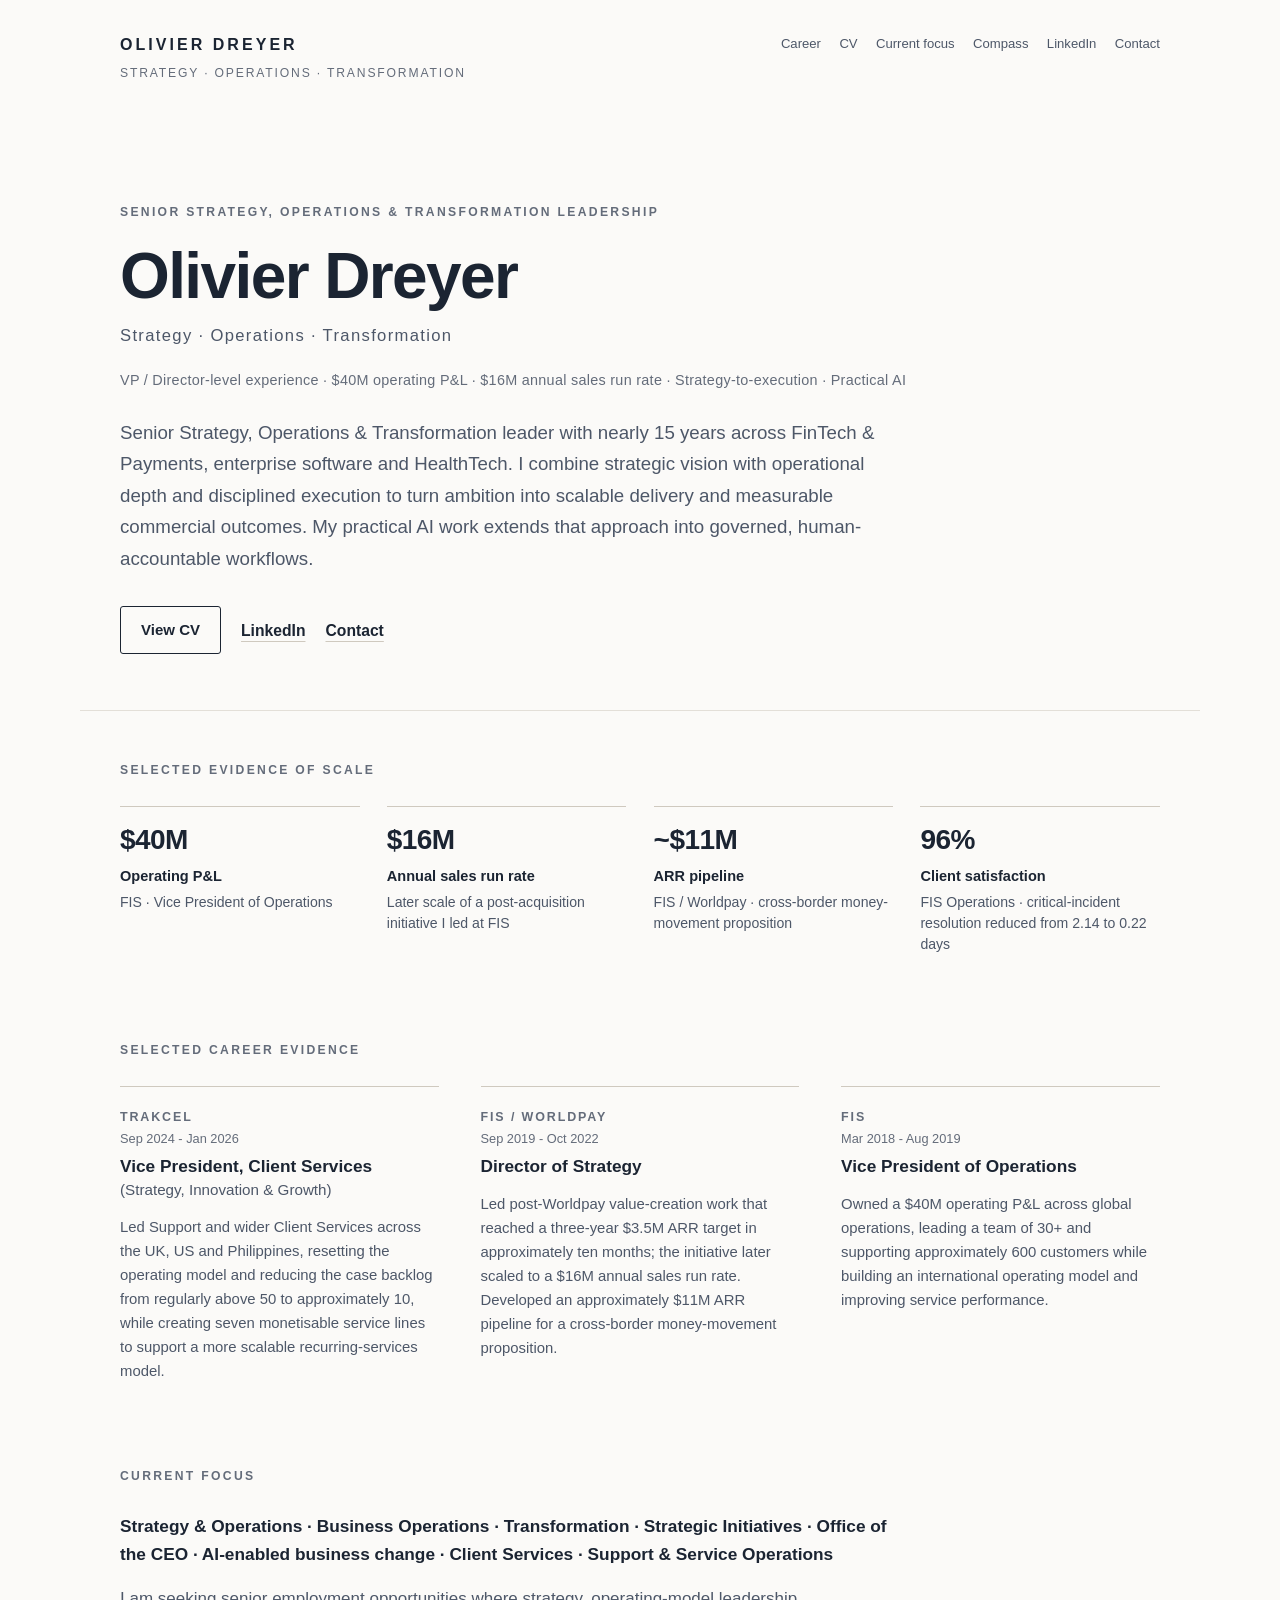
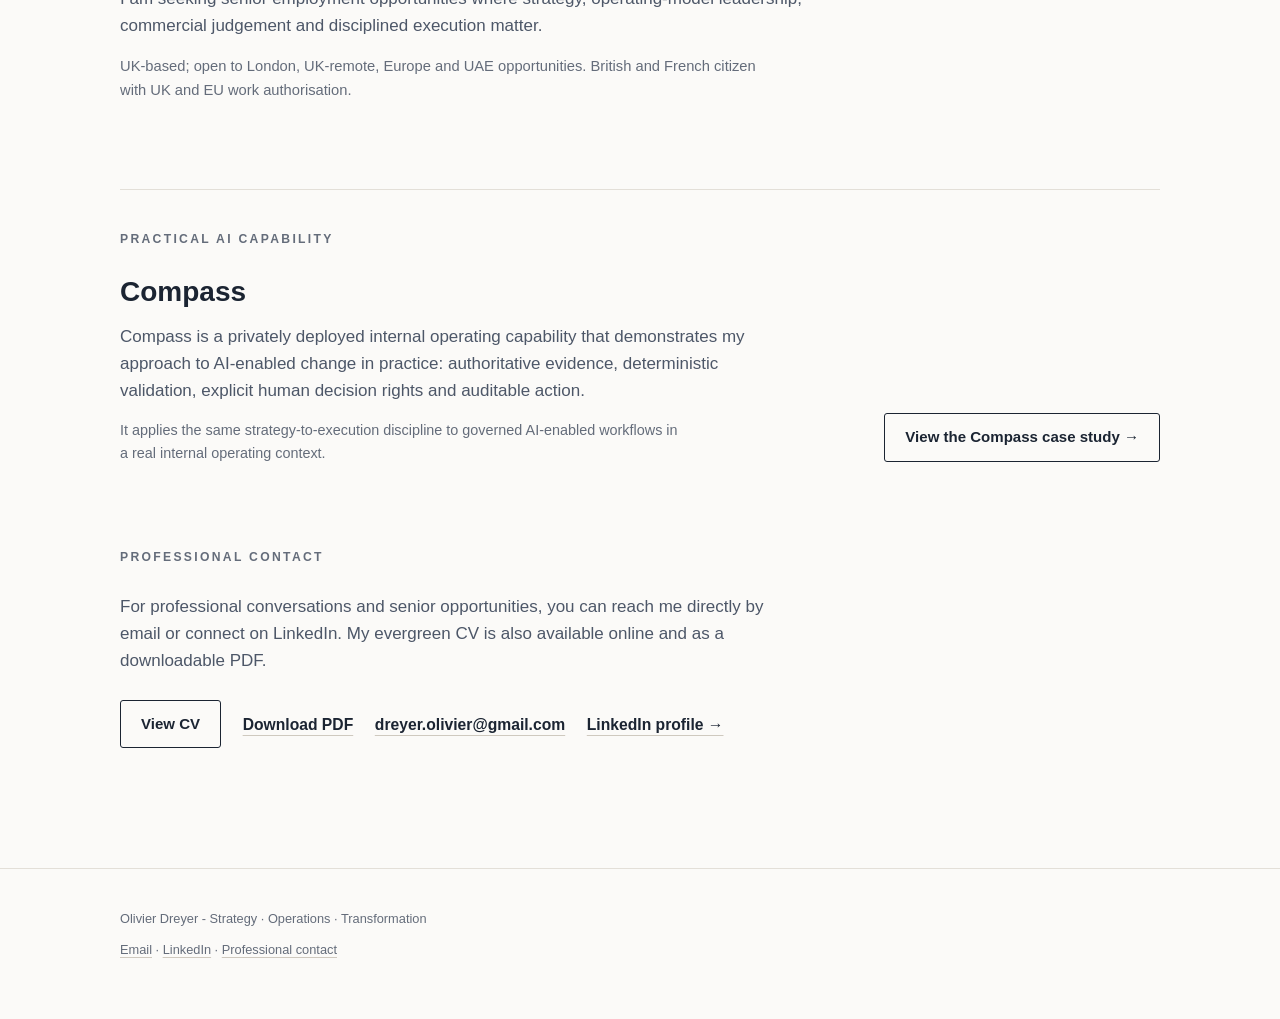
<file: index.html>
<!DOCTYPE html>
<html lang="en">
<head>
<meta charset="utf-8">
<meta name="viewport" content="width=device-width, initial-scale=1">
<meta name="robots" content="index, follow">
<title>Olivier Dreyer | Strategy, Operations &amp; Transformation</title>
<meta name="description" content="Senior Strategy, Operations and Transformation leader across FinTech &amp; Payments, enterprise software and HealthTech, with $40M P&amp;L experience and practical AI-enabled transformation.">
<link rel="canonical" href="https://olivierdreyer.com/">
<meta property="og:type" content="website">
<meta property="og:title" content="Olivier Dreyer | Strategy, Operations &amp; Transformation">
<meta property="og:description" content="Senior Strategy, Operations and Transformation leader across FinTech &amp; Payments, enterprise software and HealthTech, with $40M P&amp;L experience and practical AI-enabled transformation.">
<meta property="og:url" content="https://olivierdreyer.com/">
<link rel="stylesheet" href="assets/css/site.css">
</head>
<body>

<a class="skip-link" href="#main">Skip to main content</a>

<header class="site-header">
  <div class="shell site-header-inner">
    <a class="brand" href="/" aria-label="Olivier Dreyer home">
      <span class="brand-name">Olivier Dreyer</span>
      <span class="brand-role">Strategy &middot; Operations &middot; Transformation</span>
    </a>
    <nav class="site-nav" aria-label="Primary navigation">
      <a href="#career">Career</a>
      <a href="/cv/">CV</a>
      <a href="#focus">Current focus</a>
      <a href="/compass/">Compass</a>
      <a href="https://www.linkedin.com/in/olivier-dreyer/">LinkedIn</a>
      <a href="#contact">Contact</a>
    </nav>
  </div>
</header>

<main id="main">
  <section class="home-hero shell" aria-labelledby="home-heading">
    <p class="eyebrow">Senior Strategy, Operations &amp; Transformation leadership</p>
    <h1 id="home-heading" class="home-heading">Olivier Dreyer</h1>
    <p class="home-role">Strategy &middot; Operations &middot; Transformation</p>
    <p class="home-level">VP / Director-level experience &middot; $40M operating P&amp;L &middot; $16M annual sales run rate &middot; Strategy-to-execution &middot; Practical AI</p>
    <p class="home-lead">
      Senior Strategy, Operations &amp; Transformation leader with nearly 15 years across FinTech &amp; Payments, enterprise software and HealthTech. I combine strategic vision with operational depth and disciplined execution to turn ambition into scalable delivery and measurable commercial outcomes. My practical AI work extends that approach into governed, human-accountable workflows.
    </p>
    <div class="home-actions" aria-label="Professional links">
      <a class="button-link" href="/cv/">View CV</a>
      <a class="text-link" href="https://www.linkedin.com/in/olivier-dreyer/">LinkedIn</a>
      <a class="text-link" href="#contact">Contact</a>
    </div>
  </section>

  <section class="evidence shell" aria-labelledby="evidence-heading">
    <h2 id="evidence-heading" class="section-heading">Selected evidence of scale</h2>
    <dl class="evidence-strip">
      <div class="evidence-item">
        <dt>$40M</dt>
        <dd><strong>Operating P&amp;L</strong><span>FIS &middot; Vice President of Operations</span></dd>
      </div>
      <div class="evidence-item">
        <dt>$16M</dt>
        <dd><strong>Annual sales run rate</strong><span>Later scale of a post-acquisition initiative I led at FIS</span></dd>
      </div>
      <div class="evidence-item">
        <dt>~$11M</dt>
        <dd><strong>ARR pipeline</strong><span>FIS / Worldpay &middot; cross-border money-movement proposition</span></dd>
      </div>
      <div class="evidence-item">
        <dt>96%</dt>
        <dd><strong>Client satisfaction</strong><span>FIS Operations · critical-incident resolution reduced from 2.14 to 0.22 days</span></dd>
      </div>
    </dl>
  </section>

  <section id="career" class="career shell" aria-labelledby="career-heading">
    <h2 id="career-heading" class="section-heading">Selected career evidence</h2>
    <div class="career-grid">
      <article class="career-block">
        <p class="career-company">TrakCel</p>
        <p class="career-dates">Sep 2024 - Jan 2026</p>
        <h3>Vice President, Client Services <span>(Strategy, Innovation &amp; Growth)</span></h3>
        <p>Led Support and wider Client Services across the UK, US and Philippines, resetting the operating model and reducing the case backlog from regularly above 50 to approximately 10, while creating seven monetisable service lines to support a more scalable recurring-services model.</p>
      </article>
      <article class="career-block">
        <p class="career-company">FIS / Worldpay</p>
        <p class="career-dates">Sep 2019 - Oct 2022</p>
        <h3>Director of Strategy</h3>
        <p>Led post-Worldpay value-creation work that reached a three-year $3.5M ARR target in approximately ten months; the initiative later scaled to a $16M annual sales run rate. Developed an approximately $11M ARR pipeline for a cross-border money-movement proposition.</p>
      </article>
      <article class="career-block">
        <p class="career-company">FIS</p>
        <p class="career-dates">Mar 2018 - Aug 2019</p>
        <h3>Vice President of Operations</h3>
        <p>Owned a $40M operating P&amp;L across global operations, leading a team of 30+ and supporting approximately 600 customers while building an international operating model and improving service performance.</p>
      </article>
    </div>
  </section>

  <section id="focus" class="focus shell" aria-labelledby="focus-heading">
    <h2 id="focus-heading" class="section-heading">Current focus</h2>
    <p class="focus-line">Strategy &amp; Operations &middot; Business Operations &middot; Transformation &middot; Strategic Initiatives &middot; Office of the CEO &middot; AI-enabled business change &middot; Client Services &middot; Support &amp; Service Operations</p>
    <p class="focus-copy">I am seeking senior employment opportunities where strategy, operating-model leadership, commercial judgement and disciplined execution matter.</p>
    <p class="location-line">UK-based; open to London, UK-remote, Europe and UAE opportunities. British and French citizen with UK and EU work authorisation.</p>
  </section>

  <section class="compass-card shell" aria-labelledby="compass-card-heading">
    <div class="compass-card-inner">
      <div>
        <p class="eyebrow">Practical AI capability</p>
        <h2 id="compass-card-heading">Compass</h2>
        <p>Compass is a privately deployed internal operating capability that demonstrates my approach to AI-enabled change in practice: authoritative evidence, deterministic validation, explicit human decision rights and auditable action.</p>
        <p class="compass-card-note">It applies the same strategy-to-execution discipline to governed AI-enabled workflows in a real internal operating context.</p>
      </div>
      <p class="compass-card-action"><a class="button-link" href="/compass/">View the Compass case study &rarr;</a></p>
    </div>
  </section>

  <section id="contact" class="contact shell" aria-labelledby="contact-heading">
    <h2 id="contact-heading" class="section-heading">Professional contact</h2>
    <p>For professional conversations and senior opportunities, you can reach me directly by email or connect on LinkedIn. My evergreen CV is also available online and as a downloadable PDF.</p>
    <div class="closing-links">
      <a class="button-link" href="/cv/">View CV</a>
      <a class="text-link" href="/assets/Olivier-Dreyer-CV.pdf" download>Download PDF</a>
      <a class="text-link" href="mailto:dreyer.olivier@gmail.com?subject=Professional%20enquiry%20via%20olivierdreyer.com">dreyer.olivier@gmail.com</a>
      <a class="text-link" href="https://www.linkedin.com/in/olivier-dreyer/">LinkedIn profile &rarr;</a>
    </div>
  </section>
</main>

<footer class="site-footer">
  <div class="shell site-footer-inner">
    <p>Olivier Dreyer - Strategy &middot; Operations &middot; Transformation</p>
    <p><a href="mailto:dreyer.olivier@gmail.com?subject=Professional%20enquiry%20via%20olivierdreyer.com">Email</a> &middot; <a href="https://www.linkedin.com/in/olivier-dreyer/">LinkedIn</a> &middot; <a href="#contact">Professional contact</a></p>
  </div>
</footer>

</body>
</html>
</file>
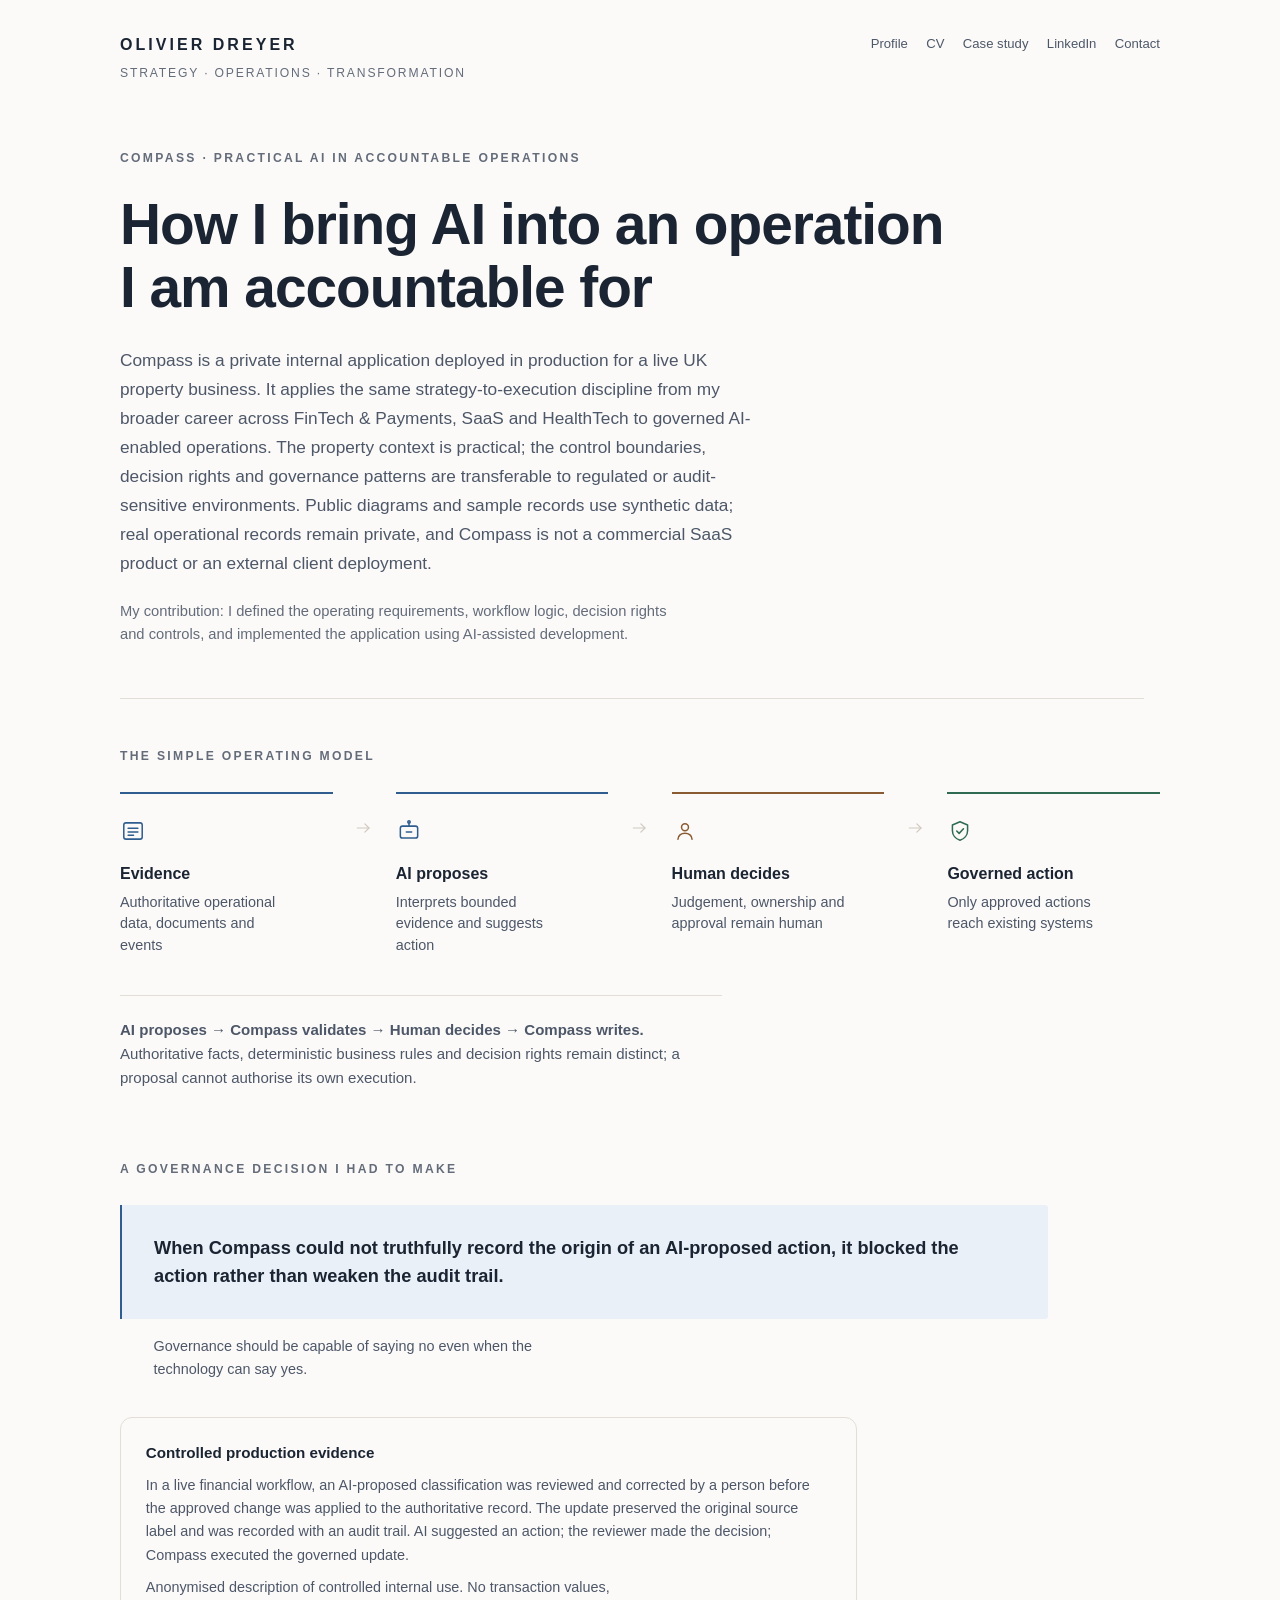
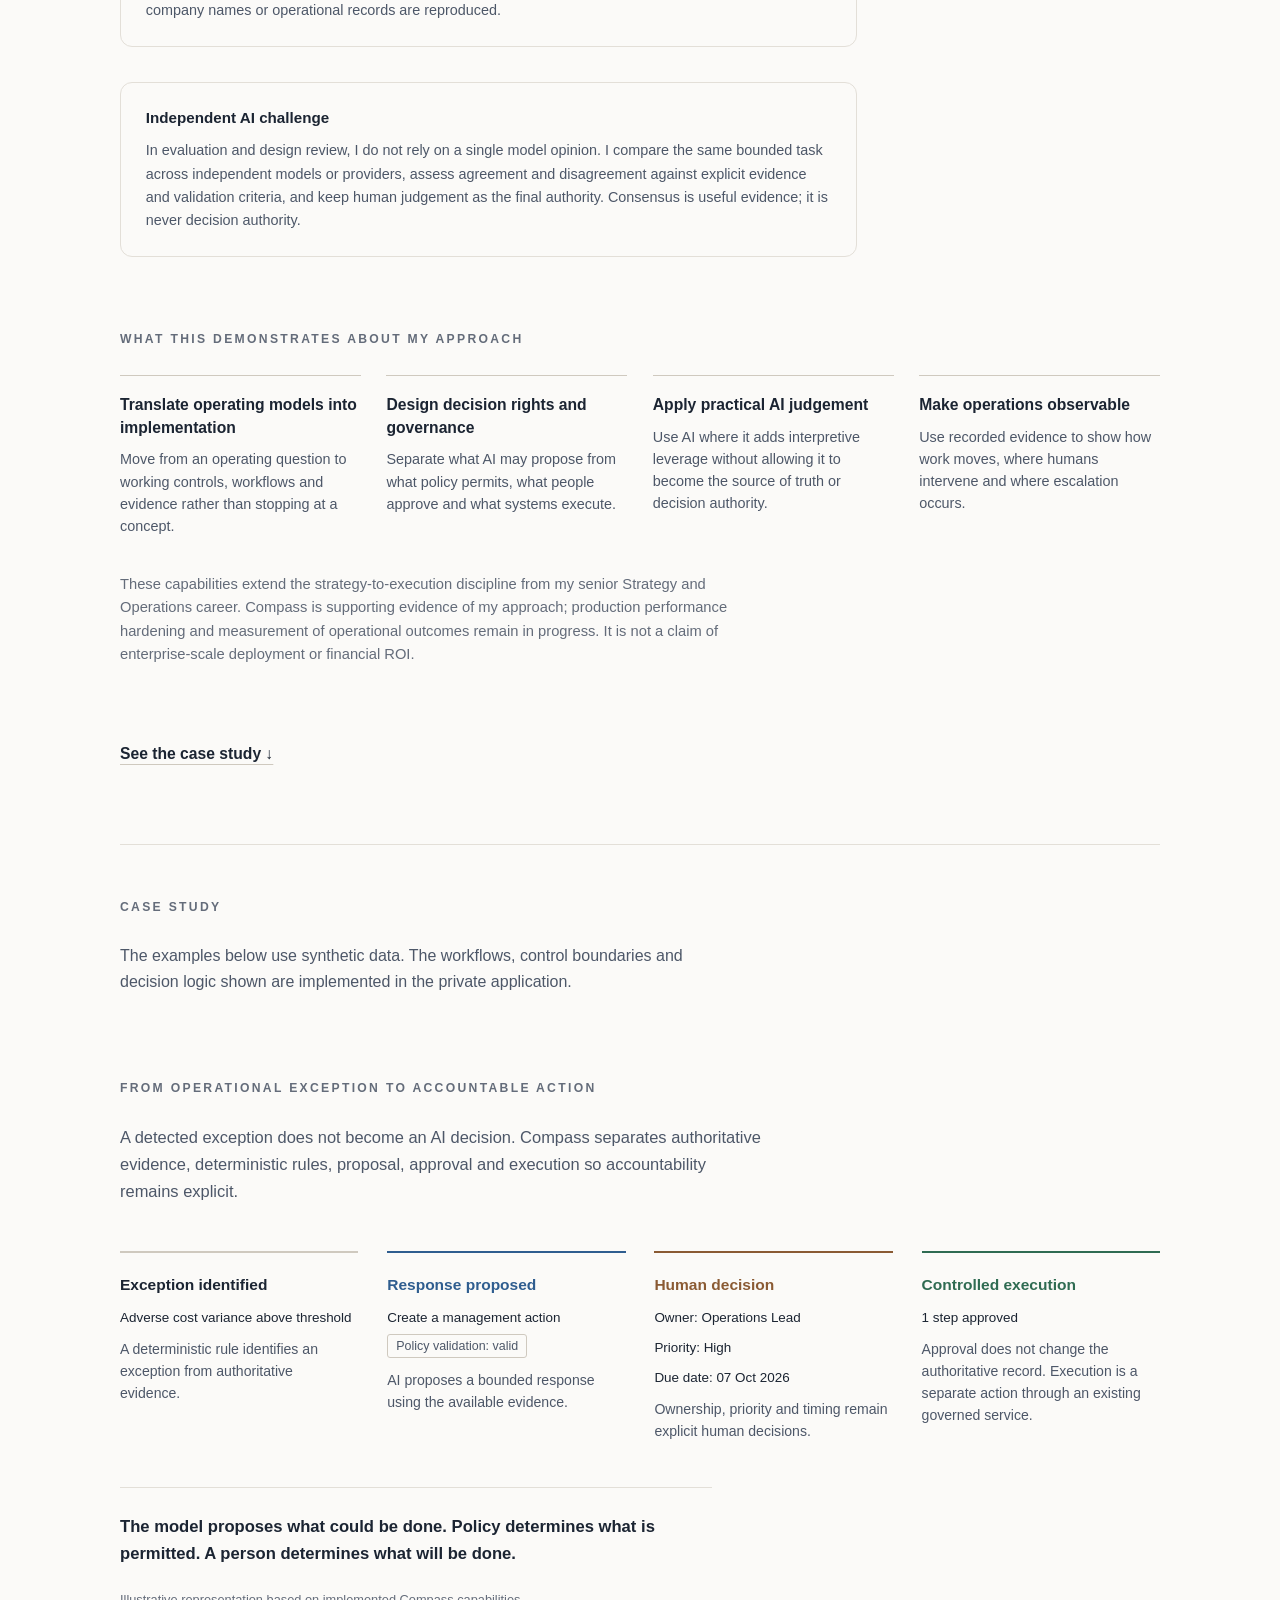
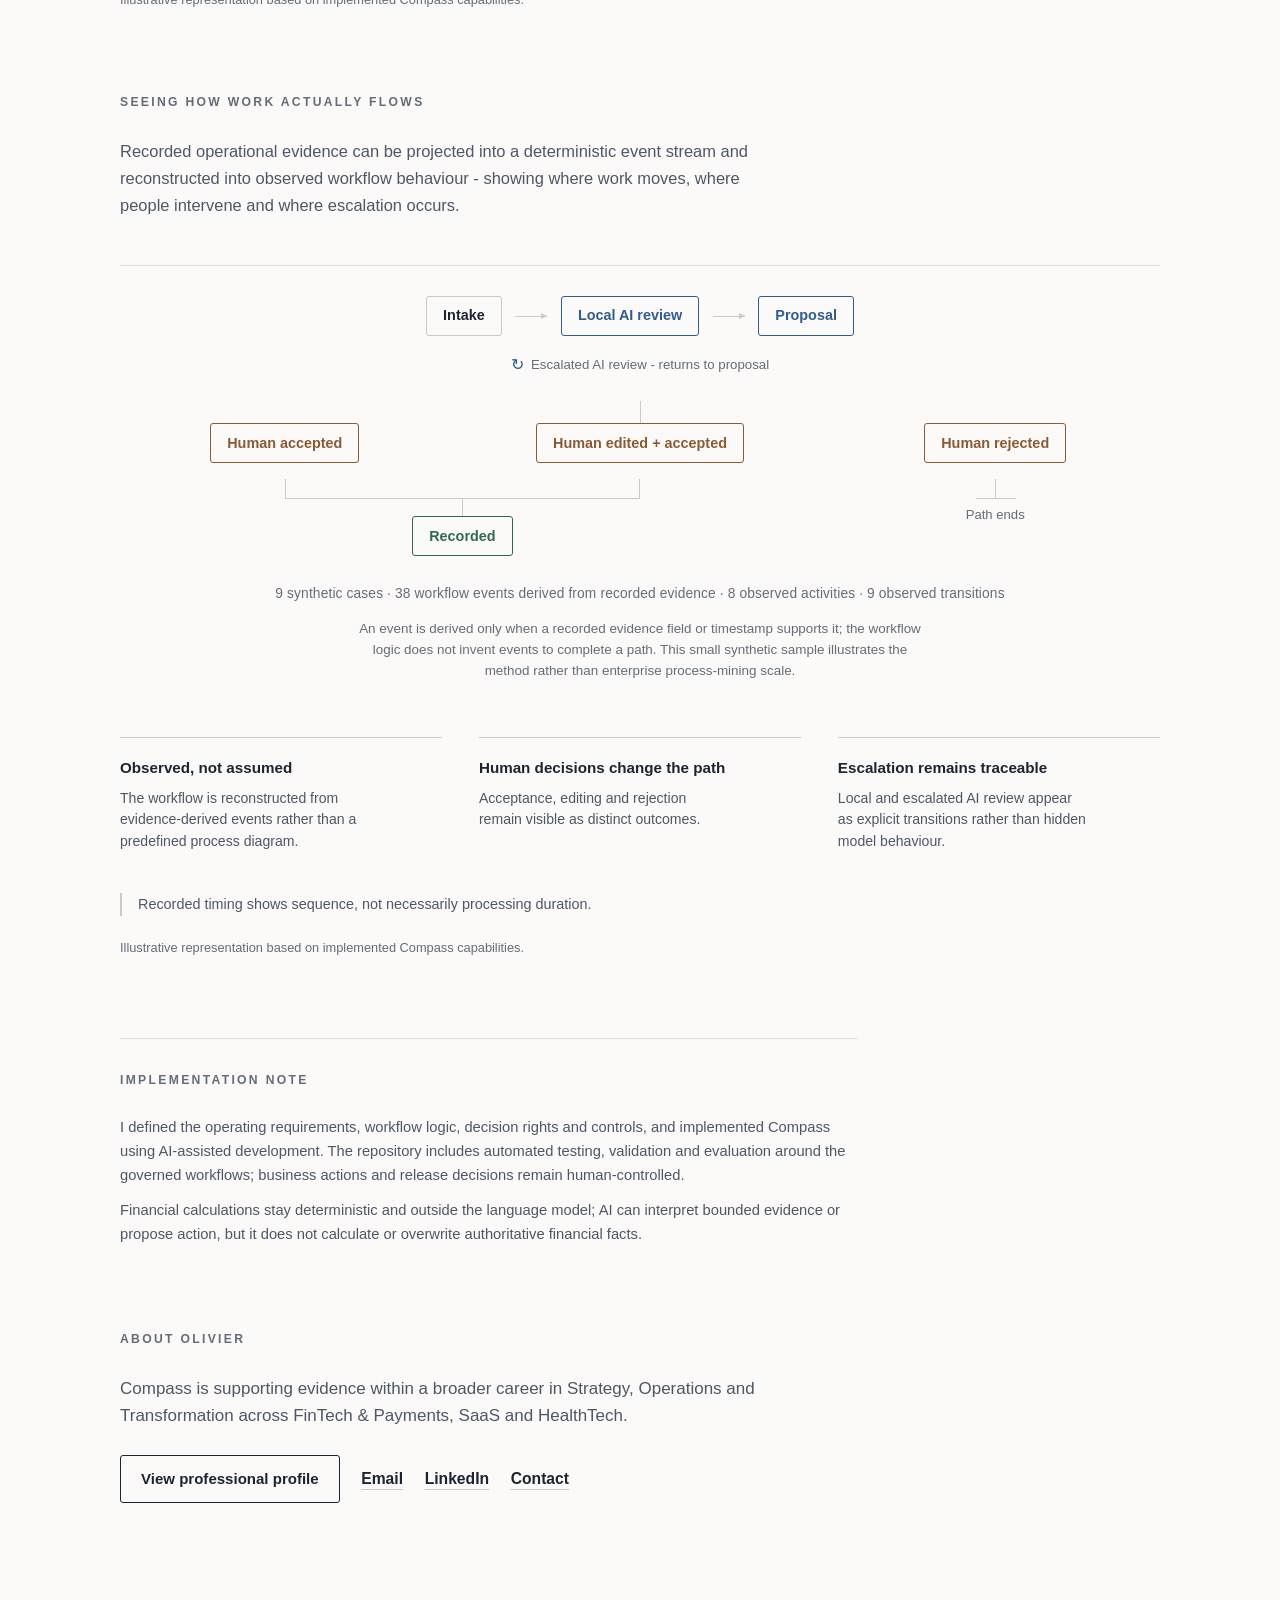
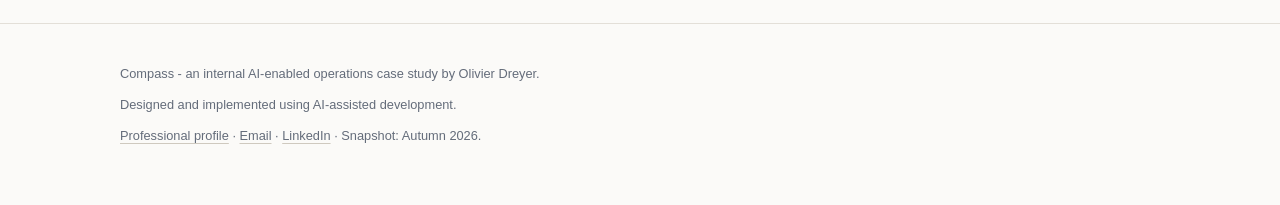
<file: compass/index.html>
<!DOCTYPE html>
<html lang="en">
<head>
<meta charset="utf-8">
<meta name="viewport" content="width=device-width, initial-scale=1">
<meta name="robots" content="index, follow">
<title>Compass | Olivier Dreyer</title>
<meta name="description" content="A private working case study by Olivier Dreyer showing how AI can support accountable operational workflows while authoritative facts, deterministic rules, human judgement and governed execution remain distinct.">
<link rel="canonical" href="https://olivierdreyer.com/compass/">
<meta property="og:type" content="article">
<meta property="og:title" content="Compass | Governed AI in accountable operations">
<meta property="og:description" content="How Olivier Dreyer applies operating-model thinking, deterministic controls, independent AI challenge and human decision rights to governed AI-enabled workflows.">
<meta property="og:url" content="https://olivierdreyer.com/compass/">
<link rel="stylesheet" href="../assets/css/site.css">
</head>
<body class="compass">

<a class="skip-link" href="#main">Skip to main content</a>

<header class="site-header compass-header">
  <div class="shell site-header-inner">
    <a class="brand" href="/" aria-label="Olivier Dreyer professional homepage">
      <span class="brand-name">Olivier Dreyer</span>
      <span class="brand-role">Strategy &middot; Operations &middot; Transformation</span>
    </a>
    <nav class="site-nav" aria-label="Compass navigation">
      <a href="/">Profile</a>
      <a href="/cv/">CV</a>
      <a href="#case-study">Case study</a>
      <a href="https://www.linkedin.com/in/olivier-dreyer/">LinkedIn</a>
      <a href="#compass-contact">Contact</a>
    </nav>
  </div>
</header>

<main id="main" class="shell">

  <section class="hero" aria-labelledby="hero-heading">
    <p class="eyebrow">Compass &middot; practical AI in accountable operations</p>
    <h1 id="hero-heading" class="hero-heading">
      <span class="hero-heading-line">How I bring AI into an operation</span>
      <span class="hero-heading-line">I am accountable for</span>
    </h1>

    <p class="hero-intro">
      Compass is a private internal application deployed in production for a live UK property business. It applies the same strategy-to-execution discipline from my broader career across FinTech &amp; Payments, SaaS and HealthTech to governed AI-enabled operations. The property context is practical; the control boundaries, decision rights and governance patterns are transferable to regulated or audit-sensitive environments. Public diagrams and sample records use synthetic data; real operational records remain private, and Compass is not a commercial SaaS product or an external client deployment.
    </p>

    <p class="hero-credential">
      My contribution: I defined the operating requirements, workflow logic, decision rights and controls, and implemented the application using AI-assisted development.
    </p>
  </section>

  <section class="model" aria-labelledby="model-heading">
    <h2 id="model-heading" class="section-heading">The simple operating model</h2>

    <ol class="flow" role="list">
      <li class="flow-stage" data-tone="evidence">
        <span class="flow-icon" aria-hidden="true">
          <svg viewBox="0 0 24 24" width="26" height="26" fill="none" stroke="currentColor" stroke-width="1.4" stroke-linecap="round" stroke-linejoin="round">
            <rect x="3.5" y="4.5" width="17" height="15" rx="2"></rect>
            <path d="M7.5 9.5h9M7.5 13h9M7.5 16h5"></path>
          </svg>
        </span>
        <h3 class="flow-name">Evidence</h3>
        <p class="flow-text">Authoritative operational data, documents and events</p>
      </li>

      <li class="flow-arrow" aria-hidden="true">
        <svg viewBox="0 0 24 24" width="20" height="20" fill="none" stroke="currentColor" stroke-width="1.4" stroke-linecap="round" stroke-linejoin="round"><path d="M4 12h14"></path><path d="M13 7l5 5-5 5"></path></svg>
      </li>

      <li class="flow-stage" data-tone="ai">
        <span class="flow-icon" aria-hidden="true">
          <svg viewBox="0 0 24 24" width="26" height="26" fill="none" stroke="currentColor" stroke-width="1.4" stroke-linecap="round" stroke-linejoin="round">
            <rect x="4" y="7.5" width="16" height="11" rx="2"></rect><path d="M12 7.5V4.5"></path><circle cx="12" cy="3.6" r="1.1"></circle><path d="M9.5 13h5"></path>
          </svg>
        </span>
        <h3 class="flow-name">AI proposes</h3>
        <p class="flow-text">Interprets bounded evidence and suggests action</p>
      </li>

      <li class="flow-arrow" aria-hidden="true">
        <svg viewBox="0 0 24 24" width="20" height="20" fill="none" stroke="currentColor" stroke-width="1.4" stroke-linecap="round" stroke-linejoin="round"><path d="M4 12h14"></path><path d="M13 7l5 5-5 5"></path></svg>
      </li>

      <li class="flow-stage" data-tone="human">
        <span class="flow-icon" aria-hidden="true">
          <svg viewBox="0 0 24 24" width="26" height="26" fill="none" stroke="currentColor" stroke-width="1.4" stroke-linecap="round" stroke-linejoin="round"><circle cx="12" cy="8.5" r="3.2"></circle><path d="M5.5 19.5c0-3.3 2.9-5.5 6.5-5.5s6.5 2.2 6.5 5.5"></path></svg>
        </span>
        <h3 class="flow-name">Human decides</h3>
        <p class="flow-text">Judgement, ownership and approval remain human</p>
      </li>

      <li class="flow-arrow" aria-hidden="true">
        <svg viewBox="0 0 24 24" width="20" height="20" fill="none" stroke="currentColor" stroke-width="1.4" stroke-linecap="round" stroke-linejoin="round"><path d="M4 12h14"></path><path d="M13 7l5 5-5 5"></path></svg>
      </li>

      <li class="flow-stage" data-tone="action">
        <span class="flow-icon" aria-hidden="true">
          <svg viewBox="0 0 24 24" width="26" height="26" fill="none" stroke="currentColor" stroke-width="1.4" stroke-linecap="round" stroke-linejoin="round"><path d="M12 3.5l7 3v5.2c0 4-2.9 7.5-7 8.8-4.1-1.3-7-4.8-7-8.8V6.5z"></path><path d="M9 12l2.2 2.2L15.2 10"></path></svg>
        </span>
        <h3 class="flow-name">Governed action</h3>
        <p class="flow-text">Only approved actions reach existing systems</p>
      </li>
    </ol>

    <p class="model-note"><strong>AI proposes &rarr; Compass validates &rarr; Human decides &rarr; Compass writes.</strong> Authoritative facts, deterministic business rules and decision rights remain distinct; a proposal cannot authorise its own execution.</p>
  </section>

  <section class="governance" aria-labelledby="governance-heading">
    <h2 id="governance-heading" class="section-heading">A governance decision I had to make</h2>
    <blockquote class="governance-quote">
      <p>When Compass could not truthfully record the origin of an AI-proposed action, it blocked the action rather than weaken the audit trail.</p>
    </blockquote>
    <p class="governance-note">Governance should be capable of saying no even when the technology can say yes.</p>

    <div class="challenge-note">
      <h3>Controlled production evidence</h3>
      <p>In a live financial workflow, an AI-proposed classification was reviewed and corrected by a person before the approved change was applied to the authoritative record. The update preserved the original source label and was recorded with an audit trail. AI suggested an action; the reviewer made the decision; Compass executed the governed update.</p>
      <p class="disclosure">Anonymised description of controlled internal use. No transaction values, company names or operational records are reproduced.</p>
    </div>

    <div class="challenge-note">
      <h3>Independent AI challenge</h3>
      <p>In evaluation and design review, I do not rely on a single model opinion. I compare the same bounded task across independent models or providers, assess agreement and disagreement against explicit evidence and validation criteria, and keep human judgement as the final authority. Consensus is useful evidence; it is never decision authority.</p>
    </div>
  </section>

  <section class="proof" aria-labelledby="proof-heading">
    <h2 id="proof-heading" class="section-heading">What this demonstrates about my approach</h2>

    <ul class="proof-list proof-list-four" role="list">
      <li class="proof-item">
        <h3 class="proof-name">Translate operating models into implementation</h3>
        <p class="proof-text">Move from an operating question to working controls, workflows and evidence rather than stopping at a concept.</p>
      </li>
      <li class="proof-item">
        <h3 class="proof-name">Design decision rights and governance</h3>
        <p class="proof-text">Separate what AI may propose from what policy permits, what people approve and what systems execute.</p>
      </li>
      <li class="proof-item">
        <h3 class="proof-name">Apply practical AI judgement</h3>
        <p class="proof-text">Use AI where it adds interpretive leverage without allowing it to become the source of truth or decision authority.</p>
      </li>
      <li class="proof-item">
        <h3 class="proof-name">Make operations observable</h3>
        <p class="proof-text">Use recorded evidence to show how work moves, where humans intervene and where escalation occurs.</p>
      </li>
    </ul>

    <p class="proof-bridge">These capabilities extend the strategy-to-execution discipline from my senior Strategy and Operations career. Compass is supporting evidence of my approach; production performance hardening and measurement of operational outcomes remain in progress. It is not a claim of enterprise-scale deployment or financial ROI.</p>
  </section>

  <div class="cta">
    <p class="cta-action"><a class="text-link" href="#case-study">See the case study &darr;</a></p>
  </div>

  <section id="case-study" class="case-study" aria-labelledby="case-study-heading">
    <div class="case-intro">
      <h2 id="case-study-heading" class="section-heading">Case study</h2>
      <p class="case-intro-text">The examples below use synthetic data. The workflows, control boundaries and decision logic shown are implemented in the private application.</p>
    </div>

    <section class="story" aria-labelledby="story1-heading">
      <h3 id="story1-heading" class="section-heading">From operational exception to accountable action</h3>
      <p class="story-intro">A detected exception does not become an AI decision. Compass separates authoritative evidence, deterministic rules, proposal, approval and execution so accountability remains explicit.</p>

      <ol class="journey" role="list">
        <li class="journey-stage" data-tone="system">
          <h4 class="journey-name">Exception identified</h4>
          <p class="journey-status">Adverse cost variance above threshold</p>
          <p class="journey-text">A deterministic rule identifies an exception from authoritative evidence.</p>
        </li>
        <li class="journey-stage" data-tone="ai">
          <h4 class="journey-name">Response proposed</h4>
          <p class="journey-status">Create a management action</p>
          <p class="journey-status journey-status-tag">Policy validation: valid</p>
          <p class="journey-text">AI proposes a bounded response using the available evidence.</p>
        </li>
        <li class="journey-stage" data-tone="human">
          <h4 class="journey-name">Human decision</h4>
          <p class="journey-status">Owner: Operations Lead</p>
          <p class="journey-status">Priority: High</p>
          <p class="journey-status">Due date: 07 Oct 2026</p>
          <p class="journey-text">Ownership, priority and timing remain explicit human decisions.</p>
        </li>
        <li class="journey-stage" data-tone="governed">
          <h4 class="journey-name">Controlled execution</h4>
          <p class="journey-status">1 step approved</p>
          <p class="journey-text">Approval does not change the authoritative record. Execution is a separate action through an existing governed service.</p>
        </li>
      </ol>

      <p class="story-closing">The model proposes what could be done. Policy determines what is permitted. A person determines what will be done.</p>
      <p class="disclosure">Illustrative representation based on implemented Compass capabilities.</p>
    </section>

    <section class="story" aria-labelledby="story2-heading">
      <h3 id="story2-heading" class="section-heading">Seeing how work actually flows</h3>
      <p class="story-intro">Recorded operational evidence can be projected into a deterministic event stream and reconstructed into observed workflow behaviour - showing where work moves, where people intervene and where escalation occurs.</p>

      <div class="process" role="img" aria-label="Process diagram. Intake flows to a local AI review, then to a proposal. An escalated AI review returns to the proposal. The proposal branches to three human outcomes: accepted, edited and accepted, or rejected. Accepted outcomes are recorded; rejection ends the path.">
        <div class="process-row">
          <span class="node node-system">Intake</span>
          <span class="link-arrow" aria-hidden="true"></span>
          <span class="node node-ai">Local AI review</span>
          <span class="link-arrow" aria-hidden="true"></span>
          <span class="node node-ai">Proposal</span>
        </div>

        <p class="process-loop"><span class="loop-glyph" aria-hidden="true">&#8635;</span><span class="loop-label">Escalated AI review - returns to proposal</span></p>
        <span class="branch-stem" aria-hidden="true"></span>

        <div class="outcomes">
          <div class="outcome-row"><span class="node node-human">Human accepted</span><span class="outcome-arrow" aria-hidden="true"></span><span class="outcome-effect" data-tone="recorded">Recorded</span></div>
          <div class="outcome-row"><span class="node node-human">Human edited + accepted</span><span class="outcome-arrow" aria-hidden="true"></span><span class="outcome-effect" data-tone="recorded">Recorded</span></div>
          <div class="outcome-row" data-kind="ended"><span class="node node-human">Human rejected</span><span class="outcome-arrow" aria-hidden="true"></span><span class="outcome-effect" data-tone="ended">Path ends</span></div>
          <span class="outcome-end" aria-hidden="true"><span class="outcome-stop"></span></span>
          <span class="outcome-merge" aria-hidden="true"><span class="merge-leg"></span><span class="merge-leg"></span></span>
          <span class="outcome-result"><span class="node node-recorded">Recorded</span></span>
        </div>
      </div>

      <p class="process-counts">9 synthetic cases &middot; 38 workflow events derived from recorded evidence &middot; 8 observed activities &middot; 9 observed transitions</p>
      <p class="process-explainer">An event is derived only when a recorded evidence field or timestamp supports it; the workflow logic does not invent events to complete a path. This small synthetic sample illustrates the method rather than enterprise process-mining scale.</p>

      <div class="insights">
        <div class="insight"><h4 class="insight-name">Observed, not assumed</h4><p class="insight-text">The workflow is reconstructed from evidence-derived events rather than a predefined process diagram.</p></div>
        <div class="insight"><h4 class="insight-name">Human decisions change the path</h4><p class="insight-text">Acceptance, editing and rejection remain visible as distinct outcomes.</p></div>
        <div class="insight"><h4 class="insight-name">Escalation remains traceable</h4><p class="insight-text">Local and escalated AI review appear as explicit transitions rather than hidden model behaviour.</p></div>
      </div>

      <p class="caveat">Recorded timing shows sequence, not necessarily processing duration.</p>
      <p class="disclosure">Illustrative representation based on implemented Compass capabilities.</p>
    </section>

    <aside class="implementation-note" aria-labelledby="implementation-heading">
      <h3 id="implementation-heading" class="section-heading">Implementation note</h3>
      <p>I defined the operating requirements, workflow logic, decision rights and controls, and implemented Compass using AI-assisted development. The repository includes automated testing, validation and evaluation around the governed workflows; business actions and release decisions remain human-controlled.</p>
      <p>Financial calculations stay deterministic and outside the language model; AI can interpret bounded evidence or propose action, but it does not calculate or overwrite authoritative financial facts.</p>
    </aside>
  </section>

  <section id="compass-contact" class="contact compass-contact" aria-labelledby="compass-contact-heading">
    <h2 id="compass-contact-heading" class="section-heading">About Olivier</h2>
    <p>Compass is supporting evidence within a broader career in Strategy, Operations and Transformation across FinTech &amp; Payments, SaaS and HealthTech.</p>
    <div class="closing-links">
      <a class="button-link" href="/">View professional profile</a>
      <a class="text-link" href="mailto:dreyer.olivier@gmail.com?subject=Professional%20enquiry%20via%20olivierdreyer.com">Email</a>
      <a class="text-link" href="https://www.linkedin.com/in/olivier-dreyer/">LinkedIn</a>
      <a class="text-link" href="/#contact">Contact</a>
    </div>
  </section>
</main>

<footer class="site-footer">
  <div class="shell site-footer-inner">
    <p>Compass - an internal AI-enabled operations case study by Olivier Dreyer.</p>
    <p>Designed and implemented using AI-assisted development.</p>
    <p><a href="/">Professional profile</a> &middot; <a href="mailto:dreyer.olivier@gmail.com?subject=Professional%20enquiry%20via%20olivierdreyer.com">Email</a> &middot; <a href="https://www.linkedin.com/in/olivier-dreyer/">LinkedIn</a> &middot; Snapshot: Autumn 2026.</p>
  </div>
</footer>

</body>
</html>
</file>
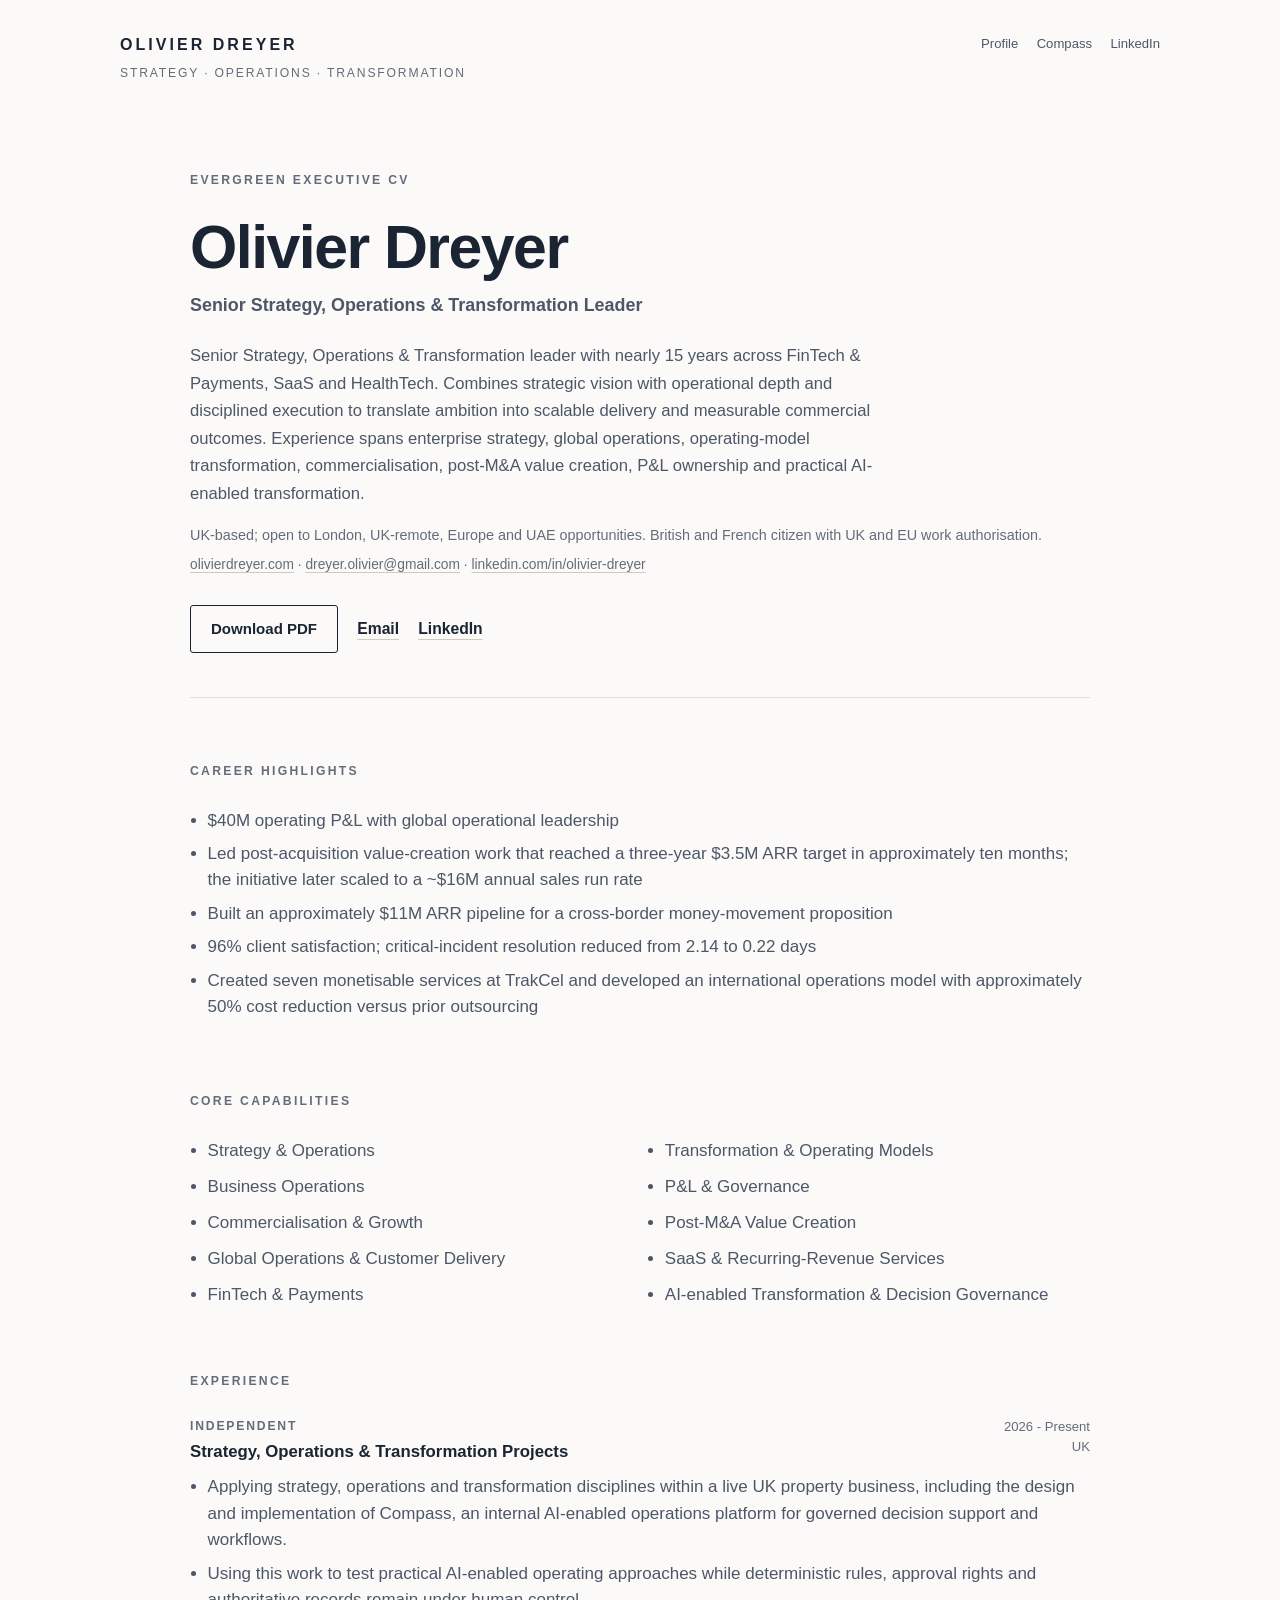
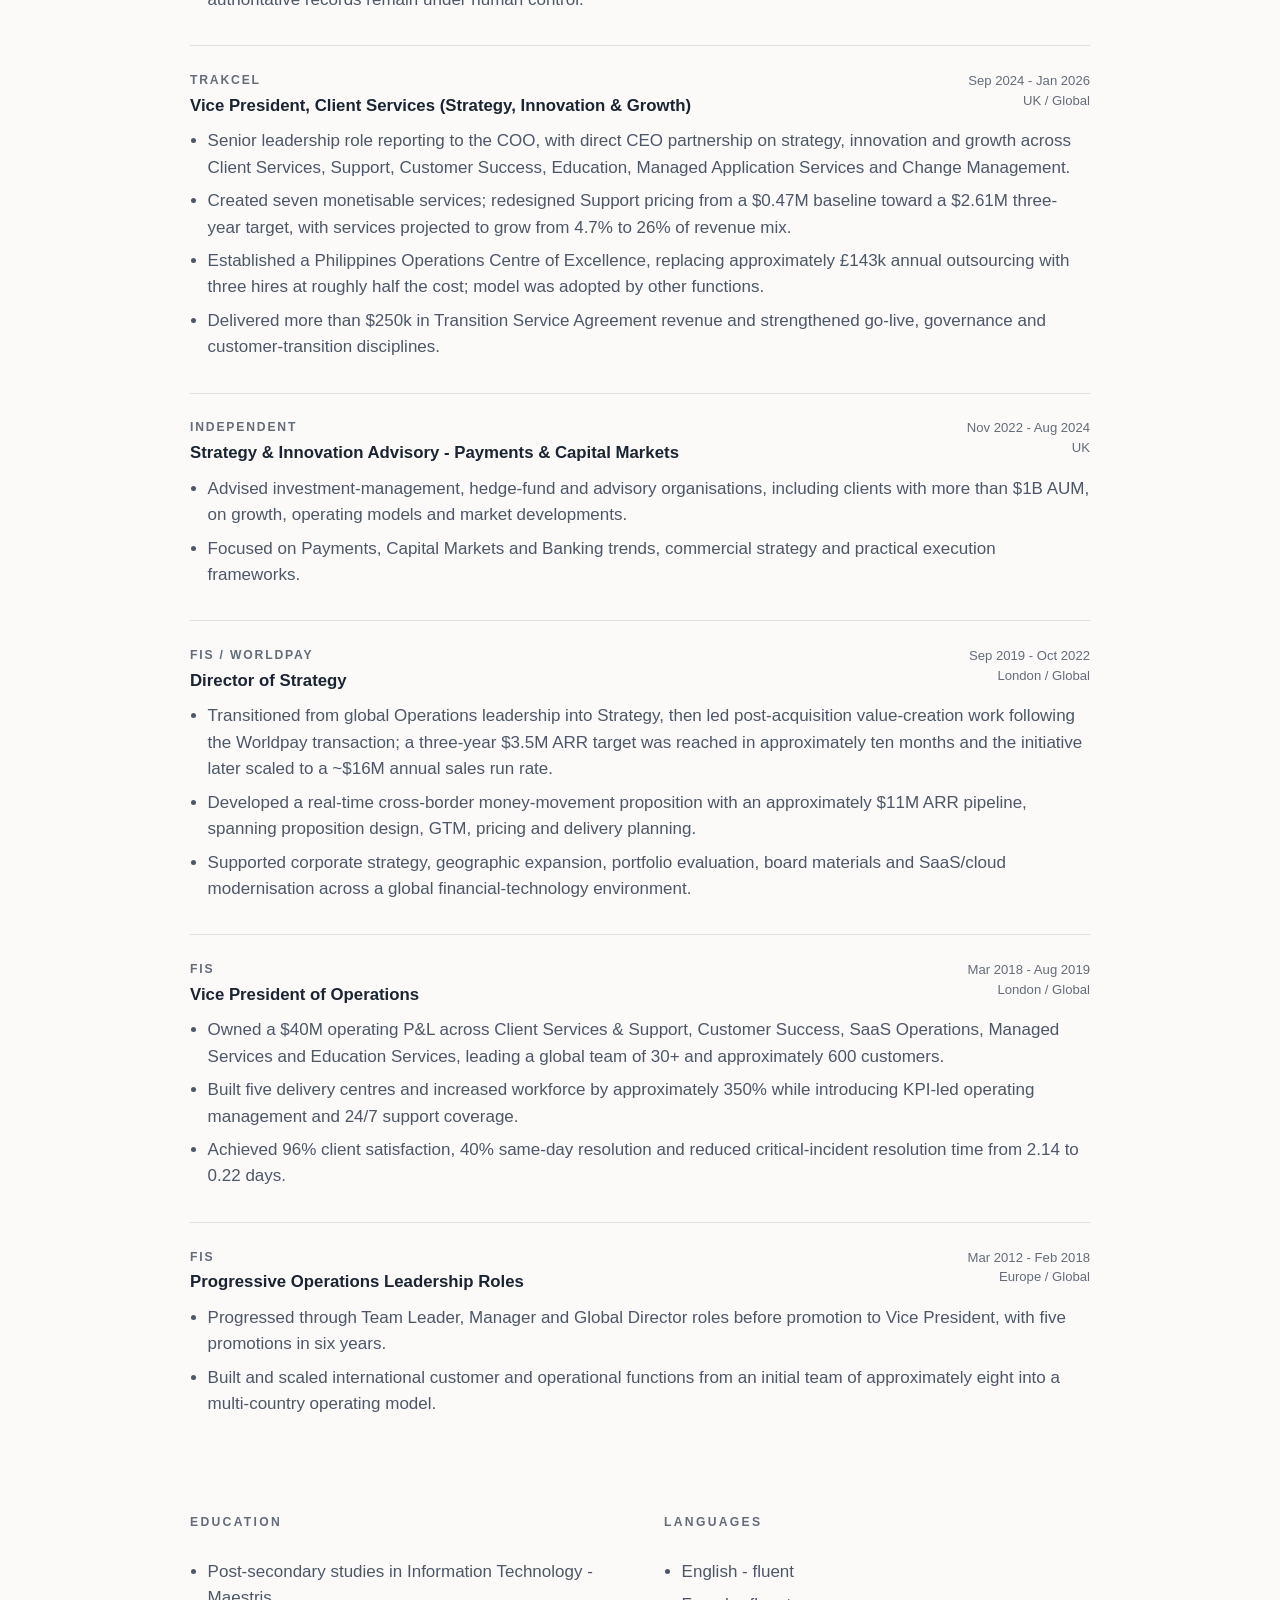
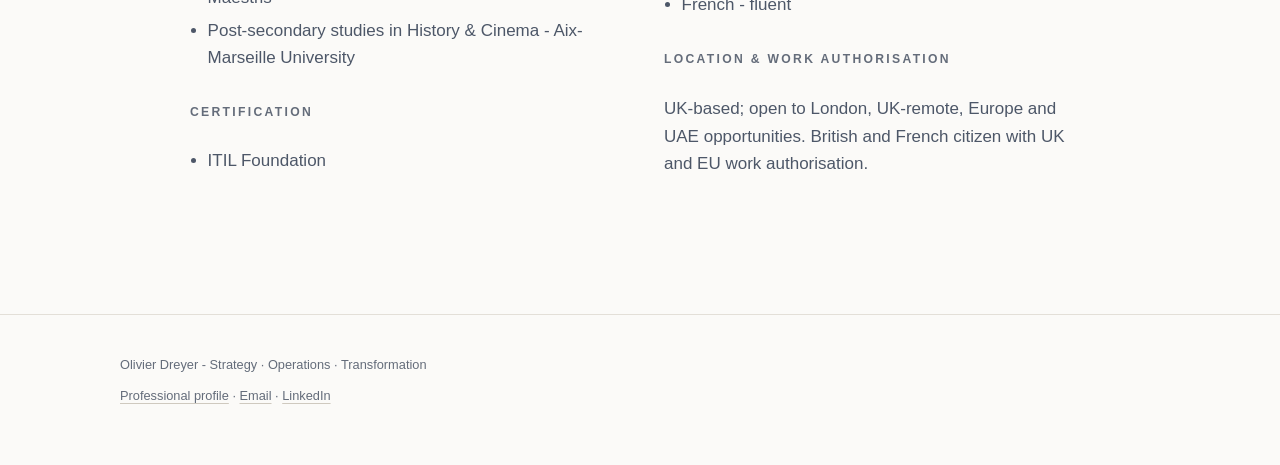
<file: cv/index.html>
<!DOCTYPE html>
<html lang="en">
<head>
<meta charset="utf-8">
<meta name="viewport" content="width=device-width, initial-scale=1">
<meta name="robots" content="index, follow">
<title>Olivier Dreyer | CV</title>
<meta name="description" content="Evergreen executive CV for Olivier Dreyer, Senior Strategy, Operations and Transformation Leader.">
<link rel="canonical" href="https://olivierdreyer.com/cv/">
<meta property="og:type" content="profile">
<meta property="og:title" content="Olivier Dreyer | Executive CV">
<meta property="og:description" content="Senior Strategy, Operations and Transformation leader across FinTech &amp; Payments, SaaS and HealthTech.">
<meta property="og:url" content="https://olivierdreyer.com/cv/">
<link rel="stylesheet" href="../assets/css/site.css">
</head>
<body class="cv-page">
<a class="skip-link" href="#main">Skip to main content</a>
<header class="site-header">
  <div class="shell site-header-inner">
    <a class="brand" href="/" aria-label="Olivier Dreyer home"><span class="brand-name">Olivier Dreyer</span><span class="brand-role">Strategy &middot; Operations &middot; Transformation</span></a>
    <nav class="site-nav" aria-label="CV navigation"><a href="/">Profile</a><a href="/compass/">Compass</a><a href="https://www.linkedin.com/in/olivier-dreyer/">LinkedIn</a></nav>
  </div>
</header>
<main id="main" class="shell cv-shell">
  <section class="cv-hero">
    <p class="eyebrow">Evergreen executive CV</p>
    <h1>Olivier Dreyer</h1>
    <p class="cv-headline">Senior Strategy, Operations &amp; Transformation Leader</p>
    <p class="cv-summary">Senior Strategy, Operations &amp; Transformation leader with nearly 15 years across FinTech &amp; Payments, SaaS and HealthTech. Combines strategic vision with operational depth and disciplined execution to translate ambition into scalable delivery and measurable commercial outcomes. Experience spans enterprise strategy, global operations, operating-model transformation, commercialisation, post-M&amp;A value creation, P&amp;L ownership and practical AI-enabled transformation.</p>
    <p class="cv-location">UK-based; open to London, UK-remote, Europe and UAE opportunities. British and French citizen with UK and EU work authorisation.</p>
    <p class="cv-contact"><a href="https://olivierdreyer.com/">olivierdreyer.com</a> &middot; <a href="mailto:dreyer.olivier@gmail.com?subject=Professional%20enquiry%20via%20olivierdreyer.com">dreyer.olivier@gmail.com</a> &middot; <a href="https://www.linkedin.com/in/olivier-dreyer/">linkedin.com/in/olivier-dreyer</a></p>
    <div class="cv-actions"><a class="button-link" href="../assets/Olivier-Dreyer-CV.pdf" download>Download PDF</a><a class="text-link" href="mailto:dreyer.olivier@gmail.com?subject=Professional%20enquiry%20via%20olivierdreyer.com">Email</a><a class="text-link" href="https://www.linkedin.com/in/olivier-dreyer/">LinkedIn</a></div>
  </section>
  <section class="cv-section"><h2 class="section-heading">Career highlights</h2><ul class="cv-highlight-list"><li>$40M operating P&amp;L with global operational leadership</li><li>Led post-acquisition value-creation work that reached a three-year $3.5M ARR target in approximately ten months; the initiative later scaled to a ~$16M annual sales run rate</li><li>Built an approximately $11M ARR pipeline for a cross-border money-movement proposition</li><li>96% client satisfaction; critical-incident resolution reduced from 2.14 to 0.22 days</li><li>Created seven monetisable services at TrakCel and developed an international operations model with approximately 50% cost reduction versus prior outsourcing</li></ul></section>
  <section class="cv-section"><h2 class="section-heading">Core capabilities</h2><ul class="cv-capability-list"><li>Strategy &amp; Operations</li><li>Transformation &amp; Operating Models</li><li>Business Operations</li><li>P&amp;L &amp; Governance</li><li>Commercialisation &amp; Growth</li><li>Post-M&amp;A Value Creation</li><li>Global Operations &amp; Customer Delivery</li><li>SaaS &amp; Recurring-Revenue Services</li><li>FinTech &amp; Payments</li><li>AI-enabled Transformation &amp; Decision Governance</li></ul></section>
  <section class="cv-section"><h2 class="section-heading">Experience</h2><article class="cv-role">
  <div class="cv-role-head"><div><p class="cv-company">Independent</p><h2>Strategy, Operations &amp; Transformation Projects</h2></div><div class="cv-meta">2026 - Present<br>UK</div></div>
  <ul><li>Applying strategy, operations and transformation disciplines within a live UK property business, including the design and implementation of Compass, an internal AI-enabled operations platform for governed decision support and workflows.</li><li>Using this work to test practical AI-enabled operating approaches while deterministic rules, approval rights and authoritative records remain under human control.</li></ul>
</article><article class="cv-role">
  <div class="cv-role-head"><div><p class="cv-company">TrakCel</p><h2>Vice President, Client Services (Strategy, Innovation &amp; Growth)</h2></div><div class="cv-meta">Sep 2024 - Jan 2026<br>UK / Global</div></div>
  <ul><li>Senior leadership role reporting to the COO, with direct CEO partnership on strategy, innovation and growth across Client Services, Support, Customer Success, Education, Managed Application Services and Change Management.</li><li>Created seven monetisable services; redesigned Support pricing from a $0.47M baseline toward a $2.61M three-year target, with services projected to grow from 4.7% to 26% of revenue mix.</li><li>Established a Philippines Operations Centre of Excellence, replacing approximately £143k annual outsourcing with three hires at roughly half the cost; model was adopted by other functions.</li><li>Delivered more than $250k in Transition Service Agreement revenue and strengthened go-live, governance and customer-transition disciplines.</li></ul>
</article><article class="cv-role">
  <div class="cv-role-head"><div><p class="cv-company">Independent</p><h2>Strategy &amp; Innovation Advisory - Payments &amp; Capital Markets</h2></div><div class="cv-meta">Nov 2022 - Aug 2024<br>UK</div></div>
  <ul><li>Advised investment-management, hedge-fund and advisory organisations, including clients with more than $1B AUM, on growth, operating models and market developments.</li><li>Focused on Payments, Capital Markets and Banking trends, commercial strategy and practical execution frameworks.</li></ul>
</article><article class="cv-role">
  <div class="cv-role-head"><div><p class="cv-company">FIS / Worldpay</p><h2>Director of Strategy</h2></div><div class="cv-meta">Sep 2019 - Oct 2022<br>London / Global</div></div>
  <ul><li>Transitioned from global Operations leadership into Strategy, then led post-acquisition value-creation work following the Worldpay transaction; a three-year $3.5M ARR target was reached in approximately ten months and the initiative later scaled to a ~$16M annual sales run rate.</li><li>Developed a real-time cross-border money-movement proposition with an approximately $11M ARR pipeline, spanning proposition design, GTM, pricing and delivery planning.</li><li>Supported corporate strategy, geographic expansion, portfolio evaluation, board materials and SaaS/cloud modernisation across a global financial-technology environment.</li></ul>
</article><article class="cv-role">
  <div class="cv-role-head"><div><p class="cv-company">FIS</p><h2>Vice President of Operations</h2></div><div class="cv-meta">Mar 2018 - Aug 2019<br>London / Global</div></div>
  <ul><li>Owned a $40M operating P&amp;L across Client Services &amp; Support, Customer Success, SaaS Operations, Managed Services and Education Services, leading a global team of 30+ and approximately 600 customers.</li><li>Built five delivery centres and increased workforce by approximately 350% while introducing KPI-led operating management and 24/7 support coverage.</li><li>Achieved 96% client satisfaction, 40% same-day resolution and reduced critical-incident resolution time from 2.14 to 0.22 days.</li></ul>
</article><article class="cv-role">
  <div class="cv-role-head"><div><p class="cv-company">FIS</p><h2>Progressive Operations Leadership Roles</h2></div><div class="cv-meta">Mar 2012 - Feb 2018<br>Europe / Global</div></div>
  <ul><li>Progressed through Team Leader, Manager and Global Director roles before promotion to Vice President, with five promotions in six years.</li><li>Built and scaled international customer and operational functions from an initial team of approximately eight into a multi-country operating model.</li></ul>
</article></section>
  <section class="cv-section cv-bottom-grid">
    <div><h2 class="section-heading">Education</h2><ul><li>Post-secondary studies in Information Technology - Maestris</li><li>Post-secondary studies in History &amp; Cinema - Aix-Marseille University</li></ul><h2 class="section-heading cv-subhead">Certification</h2><ul><li>ITIL Foundation</li></ul></div>
    <div><h2 class="section-heading">Languages</h2><ul><li>English - fluent</li><li>French - fluent</li></ul><h2 class="section-heading cv-subhead">Location & work authorisation</h2><p>UK-based; open to London, UK-remote, Europe and UAE opportunities. British and French citizen with UK and EU work authorisation.</p></div>
  </section>
</main>
<footer class="site-footer"><div class="shell site-footer-inner"><p>Olivier Dreyer - Strategy &middot; Operations &middot; Transformation</p><p><a href="/">Professional profile</a> &middot; <a href="mailto:dreyer.olivier@gmail.com?subject=Professional%20enquiry%20via%20olivierdreyer.com">Email</a> &middot; <a href="https://www.linkedin.com/in/olivier-dreyer/">LinkedIn</a></p></div></footer>
</body></html>
</file>
<file: assets/css/site.css>
/* Olivier Dreyer - professional site. Static CSS only. */
:root {
  --paper:#fbfaf8;
  --paper-soft:#f4f2ee;
  --ink:#1b2432;
  --ink-soft:#4d5768;
  --ink-faint:#646c7a;
  --line:#e3dfd8;
  --line-strong:#cfc9bf;
  --blue:#2f5d8f;
  --blue-soft:#eaf0f7;
  --green:#2f6b52;
  --warm:#8a5a33;
  --focus:#1b2432;
  --shell:1120px;
  --gutter:40px;
}
*,:before,:after{box-sizing:border-box}
html{-webkit-text-size-adjust:100%;scroll-behavior:smooth}
body{margin:0;background:var(--paper);color:var(--ink);font-family:-apple-system,BlinkMacSystemFont,"Segoe UI",Roboto,"Helvetica Neue",Arial,"Noto Sans",sans-serif;font-size:17px;line-height:1.6;-webkit-font-smoothing:antialiased;text-rendering:optimizeLegibility}
a{color:inherit}
.shell{max-width:var(--shell);margin:0 auto;padding:0 var(--gutter)}
.skip-link{position:absolute;left:-9999px;top:0;background:var(--ink);color:#fff;padding:12px 18px;text-decoration:none;font-size:.9rem;z-index:20}
.skip-link:focus{left:0}
:focus-visible{outline:2px solid var(--focus);outline-offset:3px}
@media(prefers-reduced-motion:reduce){html{scroll-behavior:auto}*,:before,:after{animation-duration:.001ms!important;animation-iteration-count:1!important;transition-duration:.001ms!important}}

/* Shared header */
.site-header{padding:2rem 0 0}
.site-header-inner{display:flex;align-items:flex-start;justify-content:space-between;gap:2rem}
.brand{display:inline-flex;flex-direction:column;text-decoration:none}
.brand-name{font-size:1rem;font-weight:650;letter-spacing:.19em;text-transform:uppercase}
.brand-role{margin-top:.4rem;font-size:.76rem;font-weight:500;letter-spacing:.15em;text-transform:uppercase;color:var(--ink-faint)}
.site-nav{display:flex;flex-wrap:wrap;justify-content:flex-end;gap:.35rem 1.15rem;padding-top:.05rem}
.site-nav a{font-size:.82rem;color:var(--ink-soft);text-decoration:none;border-bottom:1px solid transparent}
.site-nav a:hover,.site-nav a:focus-visible{color:var(--ink);border-bottom-color:var(--line-strong)}

.eyebrow,.section-heading{margin:0 0 1.6rem;font-size:.76rem;font-weight:650;letter-spacing:.19em;text-transform:uppercase;color:var(--ink-faint)}
.button-link{display:inline-block;padding:11px 20px;border:1px solid var(--ink);border-radius:3px;color:var(--ink);background:transparent;font-size:.94rem;font-weight:550;text-decoration:none}
.button-link:hover{background:var(--ink);color:#fff}
.text-link{color:var(--ink);font-size:.98rem;font-weight:550;text-decoration:underline;text-decoration-color:var(--line-strong);text-underline-offset:5px;text-decoration-thickness:1px}
.text-link:hover{text-decoration-color:var(--ink)}

/* Homepage */
.home-hero{padding-top:7.5rem;padding-bottom:3.5rem;border-bottom:1px solid var(--line)}
.home-hero .eyebrow{margin-bottom:1.35rem}
.home-heading{margin:0;font-size:clamp(2.55rem,5vw,4.35rem);line-height:1.02;font-weight:620;letter-spacing:-.025em}
.home-role{margin:.8rem 0 0;font-size:1.04rem;font-weight:520;letter-spacing:.08em;color:var(--ink-soft)}
.home-lead{margin:1.55rem 0 0;max-width:74ch;font-size:1.17rem;line-height:1.68;color:var(--ink-soft)}
.home-level{margin:1.25rem 0 0;font-size:.9rem;letter-spacing:.02em;color:var(--ink-faint)}
.home-actions{display:flex;align-items:center;gap:1.25rem;margin-top:2rem}

.evidence{padding-top:3.1rem}
.evidence-strip{display:grid;grid-template-columns:repeat(4,1fr);gap:0 1.7rem;margin:0;padding:0}
.evidence-item{border-top:1px solid var(--line-strong);padding-top:1.15rem}
.evidence-item dt{font-size:1.75rem;line-height:1.1;font-weight:650;letter-spacing:-.02em;color:var(--ink)}
.evidence-item dd{margin:.65rem 0 0;font-size:.88rem;line-height:1.48;color:var(--ink-soft)}
.evidence-item strong{display:block;color:var(--ink);font-size:.91rem;font-weight:600}
.evidence-item span{display:block;margin-top:.25rem}

.career{padding-top:5.4rem}
.career-grid{display:grid;grid-template-columns:repeat(3,1fr);gap:0 2.6rem}
.career-block{border-top:1px solid var(--line-strong);padding-top:1.3rem}
.career-company{margin:0 0 .15rem;font-size:.78rem;font-weight:650;letter-spacing:.15em;text-transform:uppercase;color:var(--ink-faint)}
.career-dates{margin:0 0 .42rem!important;font-size:.8rem!important;line-height:1.4!important;color:var(--ink-faint)!important}
.career-block h3{margin:0;font-size:1.08rem;line-height:1.35;font-weight:620}
.career-block h3 span{font-size:.88em;font-weight:500;color:var(--ink-soft)}
.career-block p:last-child{margin:.85rem 0 0;font-size:.93rem;line-height:1.62;color:var(--ink-soft)}

.focus{padding-top:5.2rem;max-width:1120px}
.focus-line{margin:0;max-width:80ch;font-size:1.08rem;font-weight:550;line-height:1.65}
.focus-copy,.location-line{margin:1rem 0 0;max-width:78ch;color:var(--ink-soft)}
.location-line{font-size:.92rem;color:var(--ink-faint)}

.compass-card{padding-top:5.4rem}
.compass-card-inner{display:grid;grid-template-columns:minmax(0,1fr) auto;gap:3rem;align-items:end;border-top:1px solid var(--line);padding-top:2.5rem}
.compass-card h2{margin:0;font-size:1.75rem;line-height:1.2;font-weight:620}
.compass-card p{max-width:70ch}
.compass-card-inner>div>p:not(.eyebrow){margin:.9rem 0 0;color:var(--ink-soft)}
.compass-card-note{font-size:.9rem;color:var(--ink-faint)!important}
.compass-card-action{margin:0 0 .2rem!important;white-space:nowrap}

.contact{padding-top:5.2rem;padding-bottom:1rem;max-width:1120px}
.contact p{margin:.7rem 0 0;max-width:70ch;color:var(--ink-soft)}
.contact .text-link{color:var(--ink)}


/* CV */
.cv-shell{max-width:980px;padding-top:5.5rem}
.cv-hero{padding-bottom:2.8rem;border-bottom:1px solid var(--line)}
.cv-hero h1{margin:0;font-size:clamp(2.4rem,5vw,3.8rem);line-height:1.04;font-weight:620;letter-spacing:-.025em}
.cv-headline{margin:.7rem 0 0;font-size:1.12rem;font-weight:560;color:var(--ink-soft)}
.cv-summary{margin:1.4rem 0 0;max-width:78ch;font-size:1.04rem;line-height:1.66;color:var(--ink-soft)}
.cv-location{margin:1rem 0 0;font-size:.9rem;color:var(--ink-faint)}
.cv-contact{margin:.45rem 0 0;font-size:.86rem;color:var(--ink-faint)}
.cv-contact a{text-decoration:underline;text-decoration-color:var(--line-strong);text-underline-offset:3px}
.cv-actions{display:flex;align-items:center;gap:1.2rem;margin-top:1.8rem}
.cv-section{padding-top:4rem}
.cv-highlight-list,.cv-capability-list,.cv-role ul,.cv-bottom-grid ul{margin:0;padding-left:1.1rem;color:var(--ink-soft)}
.cv-highlight-list li,.cv-role li,.cv-bottom-grid li{margin:.45rem 0;line-height:1.55}
.cv-capability-list{display:grid;grid-template-columns:repeat(2,minmax(0,1fr));gap:.55rem 2rem}
.cv-capability-list li{padding-right:1rem}
.cv-role{padding:1.55rem 0;border-top:1px solid var(--line)}
.cv-role:first-of-type{padding-top:0;border-top:0}
.cv-role-head{display:flex;justify-content:space-between;align-items:flex-start;gap:2rem}
.cv-company{margin:0 0 .2rem;font-size:.76rem;font-weight:650;letter-spacing:.15em;text-transform:uppercase;color:var(--ink-faint)}
.cv-role h2{margin:0;font-size:1.05rem;line-height:1.4;font-weight:620}
.cv-meta{flex:0 0 auto;text-align:right;font-size:.82rem;line-height:1.5;color:var(--ink-faint)}
.cv-role ul{margin-top:.7rem}
.cv-bottom-grid{display:grid;grid-template-columns:1fr 1fr;gap:3rem;padding-bottom:1rem}
.cv-bottom-grid p{color:var(--ink-soft)}
.cv-subhead{margin-top:2rem!important}

/* Compass */
.compass-header{padding-top:2rem}
.compass .hero{padding:4.1rem 0 3.2rem;border-bottom:1px solid var(--line);max-width:64rem}
.hero-heading{margin:0;font-size:clamp(2.2rem,4.6vw,3.55rem);line-height:1.1;font-weight:620;letter-spacing:-.018em}
.hero-heading-line{display:block}
.hero-intro{margin:1.7rem 0 0;max-width:66ch;font-size:1.08rem;line-height:1.68;color:var(--ink-soft)}
.hero-credential{margin:1.35rem 0 0;max-width:70ch;font-size:.92rem;line-height:1.58;color:var(--ink-faint)}
.model{padding:3rem 0 0}
.flow{list-style:none;margin:0;padding:0;display:grid;grid-template-columns:1fr auto 1fr auto 1fr auto 1fr;align-items:start;gap:0 1.35rem}
.flow-stage{border-top:2px solid var(--line-strong);padding-top:1.5rem}
.flow-stage[data-tone=evidence],.flow-stage[data-tone=ai]{border-top-color:var(--blue)}
.flow-stage[data-tone=human]{border-top-color:var(--warm)}
.flow-stage[data-tone=action]{border-top-color:var(--green)}
.flow-icon{display:block;height:30px;color:var(--ink-soft)}
.flow-stage[data-tone=evidence] .flow-icon,.flow-stage[data-tone=ai] .flow-icon{color:var(--blue)}
.flow-stage[data-tone=human] .flow-icon{color:var(--warm)}
.flow-stage[data-tone=action] .flow-icon{color:var(--green)}
.flow-arrow{align-self:start;padding-top:1.65rem;color:var(--line-strong);display:flex}
.flow-name{margin:.8rem 0 0;font-size:1rem;font-weight:620}
.flow-text{margin:.35rem 0 0;font-size:.9rem;line-height:1.5;color:var(--ink-soft);max-width:22ch}
.model-note{margin:2.4rem 0 0;padding-top:1.35rem;border-top:1px solid var(--line);font-size:.94rem;color:var(--ink-soft);max-width:72ch}

.governance{padding:4.4rem 0 0}
.governance-quote{margin:0;padding:1.8rem 2rem;background:var(--blue-soft);border-left:2px solid var(--blue);border-radius:0 3px 3px 0;max-width:58rem}
.governance-quote p{margin:0;font-size:1.14rem;line-height:1.55;font-weight:550}
.challenge-note{margin-top:2.2rem;padding:1.45rem 1.55rem;border:1px solid var(--line);border-radius:12px;max-width:78ch}
.challenge-note h3{margin:0;font-size:.95rem;font-weight:620}
.challenge-note p{margin:.55rem 0 0;font-size:.9rem;line-height:1.62;color:var(--ink-soft)}
.governance-note{margin:1rem 0 0;padding-left:2.1rem;font-size:.9rem;color:var(--ink-soft);max-width:58ch}

.proof{padding:4.6rem 0 0}
.proof-list{list-style:none;margin:0;padding:0;display:grid;grid-template-columns:repeat(3,1fr);gap:0 2rem}
.proof-list-four{grid-template-columns:repeat(4,1fr);gap:0 1.6rem}
.proof-item{border-top:1px solid var(--line-strong);padding-top:1.1rem}
.proof-name{margin:0;font-size:.98rem;line-height:1.45;font-weight:620}
.proof-text{margin:.55rem 0 0;font-size:.9rem;line-height:1.55;color:var(--ink-soft);max-width:31ch}
.proof-bridge{margin:2.2rem 0 0;max-width:78ch;font-size:.92rem;line-height:1.6;color:var(--ink-faint)}
.cta{padding:3.5rem 0 0}

.case-study{margin:4.8rem 0 0;padding-top:3.3rem;border-top:1px solid var(--line);scroll-margin-top:2rem}
.case-intro{max-width:66ch}
.case-intro-text{margin:0;font-size:1rem;line-height:1.65;color:var(--ink-soft)}
.story{padding:5.2rem 0 0}
.story-intro{margin:0 0 2.8rem;max-width:70ch;font-size:1.03rem;line-height:1.66;color:var(--ink-soft)}
.journey{list-style:none;margin:0;padding:0;display:grid;grid-template-columns:repeat(4,1fr);gap:0 1.8rem}
.journey-stage{border-top:2px solid var(--line-strong);padding-top:1.25rem}
.journey-stage[data-tone=ai]{border-top-color:var(--blue)}
.journey-stage[data-tone=human]{border-top-color:var(--warm)}
.journey-stage[data-tone=governed]{border-top-color:var(--green)}
.journey-name{margin:0;font-size:.97rem;font-weight:620}
.journey-stage[data-tone=ai] .journey-name{color:var(--blue)}
.journey-stage[data-tone=human] .journey-name{color:var(--warm)}
.journey-stage[data-tone=governed] .journey-name{color:var(--green)}
.journey-status{margin:.65rem 0 0;font-size:.84rem;line-height:1.45}
.journey-status-tag{display:inline-block;margin-top:.4rem;padding:2px 8px;border:1px solid var(--line-strong);border-radius:3px;font-size:.78rem;color:var(--ink-soft)}
.journey-text{margin:.75rem 0 0;font-size:.88rem;line-height:1.55;color:var(--ink-soft);max-width:30ch}
.story-closing{margin:2.8rem 0 0;padding-top:1.6rem;border-top:1px solid var(--line);max-width:64ch;font-size:1.04rem;line-height:1.6;font-weight:550}
.disclosure{margin:1.4rem 0 0;font-size:.8rem;line-height:1.55;color:var(--ink-faint);max-width:62ch}
.caveat{margin:2.5rem 0 0;padding-left:1rem;border-left:2px solid var(--line-strong);font-size:.9rem;line-height:1.6;color:var(--ink-soft);max-width:62ch}

.process{padding:1.9rem 0 0;border-top:1px solid var(--line)}
.process-row{display:flex;align-items:center;justify-content:center;flex-wrap:wrap;gap:.85rem}
.node{display:inline-block;padding:.58rem 1rem;border:1px solid var(--line-strong);border-radius:3px;background:transparent;font-size:.9rem;font-weight:550;line-height:1.35;text-align:center}
.node-ai{border-color:var(--blue);color:var(--blue)}
.node-human{border-color:var(--warm);color:var(--warm)}
.node-recorded{border-color:var(--green);color:var(--green)}
.link-arrow{position:relative;display:inline-block;width:2rem;height:1px;background:var(--line-strong)}
.link-arrow:after{content:"";position:absolute;right:0;top:-3px;border-left:6px solid var(--line-strong);border-top:3.5px solid transparent;border-bottom:3.5px solid transparent}
.process-loop{display:flex;align-items:center;justify-content:center;gap:.45rem;margin:1rem 0 0;font-size:.83rem;color:var(--ink-faint);text-align:center}
.loop-glyph{font-size:.98rem;color:var(--blue)}
.branch-stem{display:block;width:1px;height:1.4rem;margin:1.5rem auto 0;background:var(--line-strong)}
.outcomes{display:grid;grid-template-columns:repeat(3,minmax(0,1fr));gap:0 1.6rem}
.outcome-row{grid-row:1;text-align:center}
.outcome-merge{position:relative;grid-column:1/3;grid-row:2;height:2.3rem;margin-top:1rem}
.merge-leg{position:absolute;top:0;width:1px;height:1.15rem;background:var(--line-strong)}
.merge-leg:first-child{left:calc((100% - 1.6rem)/4)}
.merge-leg:last-child{right:calc((100% - 1.6rem)/4)}
.outcome-merge:before{content:"";position:absolute;top:1.15rem;left:calc((100% - 1.6rem)/4);right:calc((100% - 1.6rem)/4);height:1px;background:var(--line-strong)}
.outcome-merge:after{content:"";position:absolute;top:1.15rem;left:50%;width:1px;height:1.15rem;background:var(--line-strong)}
.outcome-result{grid-column:1/3;grid-row:3;text-align:center}
.outcome-end{grid-column:3;grid-row:2/4;position:relative;padding-top:1rem}
.outcome-stop{position:absolute;top:1rem;left:50%;width:1px;height:1.25rem;background:var(--line-strong)}
.outcome-stop:after{content:"";position:absolute;bottom:0;left:50%;width:2.5rem;height:1px;transform:translateX(-50%);background:var(--line-strong)}
.outcome-end:after{content:"Path ends";position:absolute;top:2.55rem;left:50%;transform:translateX(-50%);font-size:.82rem;white-space:nowrap;color:var(--ink-faint)}
.outcome-effect,.outcome-arrow{display:none}
.process-counts{margin:1.7rem 0 0;font-size:.86rem;letter-spacing:.01em;color:var(--ink-faint);text-align:center}
.process-explainer{margin:.85rem auto 0;max-width:76ch;font-size:.84rem;line-height:1.55;text-align:center;color:var(--ink-faint)}
.insights{display:grid;grid-template-columns:repeat(3,1fr);gap:2.3rem;margin-top:3.5rem}
.insight{border-top:1px solid var(--line-strong);padding-top:1.1rem}
.insight-name{margin:0;font-size:.95rem;font-weight:620}
.insight-text{margin:.45rem 0 0;font-size:.88rem;line-height:1.55;color:var(--ink-soft);max-width:32ch}

.implementation-note{margin-top:5rem;padding-top:2rem;border-top:1px solid var(--line);max-width:78ch}
.implementation-note p{margin:.7rem 0 0;font-size:.92rem;line-height:1.62;color:var(--ink-soft)}
.compass-contact{padding-top:5.2rem}
.closing-links{display:flex;align-items:center;flex-wrap:wrap;gap:1rem 1.35rem;margin-top:1.6rem}

/* 404 */
.page{max-width:var(--shell);margin:0 auto;padding:18vh var(--gutter) 12vh}
.identity-name{margin:0;font-size:1.45rem;font-weight:650;letter-spacing:.15em;text-transform:uppercase}
.notfound{max-width:44ch}.notfound-heading{margin:1.6rem 0 0;font-size:1.6rem;font-weight:620}.notfound-text{margin:1rem 0 0;color:var(--ink-soft)}.notfound-action{margin:2.2rem 0 0}

.site-footer{margin-top:6.5rem;border-top:1px solid var(--line)}
.site-footer-inner{padding-top:2.5rem;padding-bottom:3rem}
.site-footer p{margin:0 0 .65rem;font-size:.8rem;line-height:1.6;color:var(--ink-faint)}
.site-footer a{text-decoration:underline;text-decoration-color:var(--line-strong);text-underline-offset:3px}

@media(max-width:1000px){
  .evidence-strip{grid-template-columns:repeat(2,1fr);gap:2rem 2rem}
  .career-grid{grid-template-columns:1fr;gap:2.3rem}
  .proof-list-four{grid-template-columns:repeat(2,1fr);gap:2rem 1.8rem}
}
@media(max-width:900px){
  .cv-role-head{flex-direction:column;gap:.35rem}.cv-meta{text-align:left}.cv-capability-list,.cv-bottom-grid{grid-template-columns:1fr}.cv-bottom-grid{gap:1rem}
  :root{--gutter:32px}
  .site-header-inner{flex-direction:column;gap:1rem}
  .site-nav{justify-content:flex-start}
  .home-hero{padding-top:5rem}
  .flow{grid-template-columns:1fr;gap:0}
  .flow-stage{border-top:0;border-left:2px solid var(--line-strong);padding:0 0 0 1.4rem}
  .flow-stage[data-tone=evidence],.flow-stage[data-tone=ai]{border-left-color:var(--blue)}
  .flow-stage[data-tone=human]{border-left-color:var(--warm)}
  .flow-stage[data-tone=action]{border-left-color:var(--green)}
  .flow-icon{height:26px}.flow-text{max-width:42ch}
  .flow-arrow{padding:.7rem 0 .7rem 1.4rem;transform:rotate(90deg);transform-origin:left center;width:20px;height:20px}
  .proof-list{grid-template-columns:1fr;gap:1.8rem}
  .journey{grid-template-columns:repeat(2,1fr);gap:2.2rem 1.8rem}
  .insights{grid-template-columns:1fr;gap:1.8rem}
  .compass-card-inner{grid-template-columns:1fr;gap:1.5rem}
  .compass-card-action{white-space:normal}
}
@media(max-width:560px){
  .cv-shell{padding-top:3.8rem}.cv-actions{align-items:flex-start;flex-direction:column;gap:.8rem}.cv-section{padding-top:3.3rem}
  :root{--gutter:22px}
  body{font-size:16px}
  .site-header{padding-top:1.6rem}.site-nav{gap:.3rem .85rem}.site-nav a{font-size:.78rem}
  .home-hero{padding-top:3.7rem;padding-bottom:2.8rem}.home-heading{font-size:2.6rem}.home-role{font-size:.95rem}.home-level{font-size:.84rem;margin-top:1.15rem}.home-lead{font-size:1.04rem;margin-top:1.35rem}
  .home-actions{margin-top:1.7rem}
  .evidence{padding-top:2.7rem}.evidence-strip{grid-template-columns:1fr;gap:1.6rem}.evidence-item dt{font-size:1.55rem}
  .career,.focus,.compass-card,.contact{padding-top:4rem}
  .compass .hero{padding:3.2rem 0 2.8rem}.hero-heading{font-size:2rem}.hero-intro{font-size:1.03rem}.hero-credential{font-size:.87rem}
  .model{padding-top:3rem}.governance,.proof{padding-top:3.4rem}.governance-quote{padding:1.35rem 1.25rem}.governance-quote p{font-size:1.04rem}.governance-note{padding-left:1.35rem}.cta{padding-top:2.8rem}
  .case-study{margin-top:4rem}.story{padding-top:4.2rem}.story-intro{margin-bottom:2.2rem}
  .journey{grid-template-columns:1fr;gap:1.8rem}.journey-stage{padding-top:1.05rem}
  .process{padding-top:1.5rem}.process-row{flex-direction:column;align-items:stretch;gap:0}.link-arrow{width:1px;height:1.35rem;margin:0 auto}.link-arrow:after{right:-3.5px;top:auto;bottom:0;border-left:3.5px solid transparent;border-right:3.5px solid transparent;border-top:6px solid var(--line-strong);border-bottom:0}
  .branch-stem{height:1.15rem;margin-top:1.1rem}.outcomes{grid-template-columns:1fr;gap:.5rem}.outcome-row{grid-column:1;grid-row:auto;display:flex;align-items:center;gap:.65rem;text-align:left}.outcome-row .node{flex:1 1 auto}.outcome-arrow{position:relative;display:block;flex:0 0 auto;width:1.2rem;height:1px;background:var(--line-strong)}.outcome-arrow:after{content:"";position:absolute;right:0;top:-3px;border-left:5px solid var(--line-strong);border-top:3px solid transparent;border-bottom:3px solid transparent}.outcome-effect{display:block;flex:0 0 auto;font-size:.8rem;white-space:nowrap}.outcome-effect[data-tone=recorded]{color:var(--green)}.outcome-row[data-kind=ended]{margin-top:.35rem}.outcome-merge,.outcome-end,.outcome-result{display:none}
  .process-counts{line-height:1.55}.process-explainer{text-align:left;margin-top:1rem}
  .implementation-note{margin-top:4rem}.site-footer{margin-top:4.8rem}
  .page{padding-left:var(--gutter);padding-right:var(--gutter)}
}
@media print{.site-nav,.home-actions,.site-footer{display:none}.site-header{padding-top:0}.home-hero{padding-top:2rem}}
</file>
